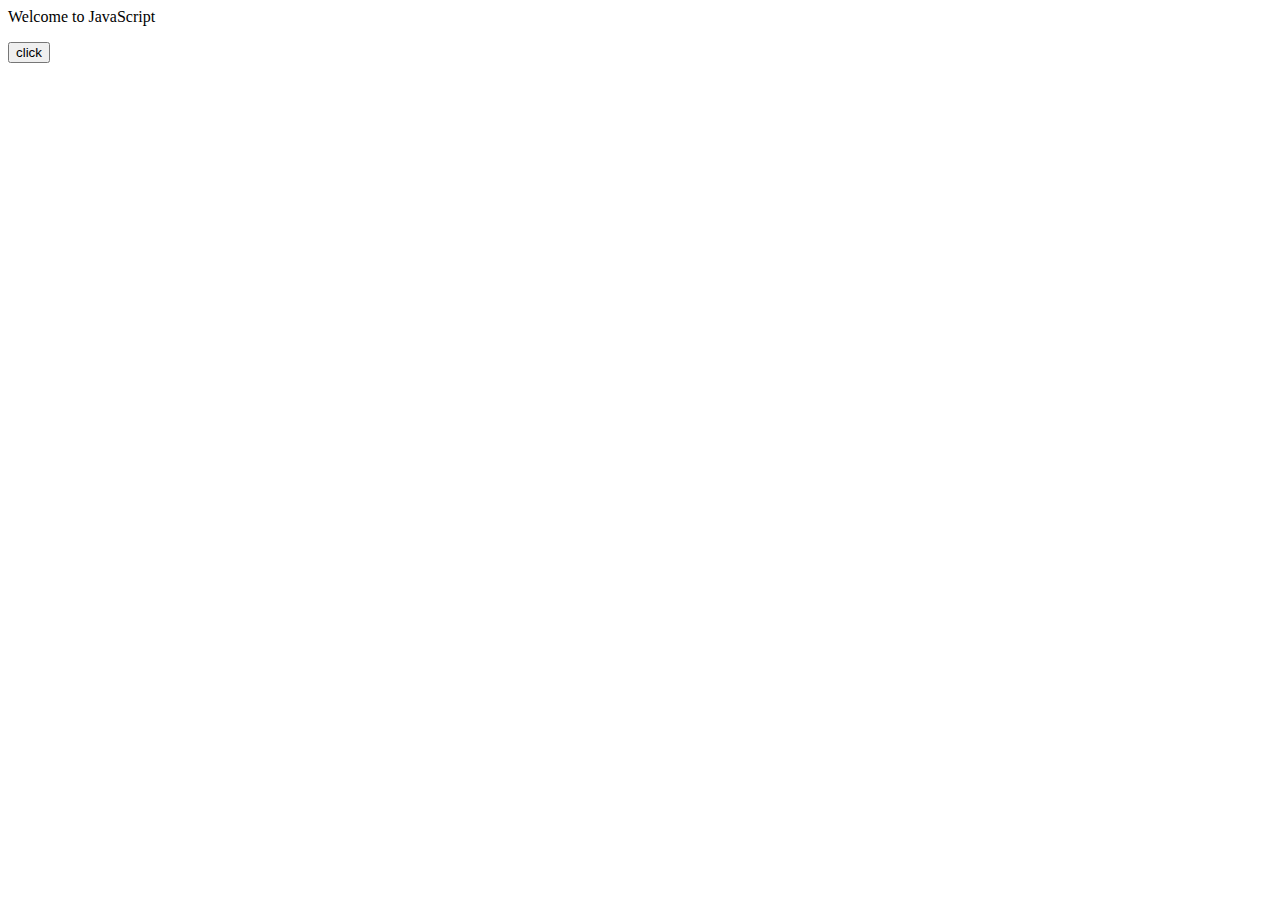
<file: git-lab-remote/index.html>
<html>  
<head>  
<script type="text/javascript" src="message.js"></script>  
</head>  
<body>  
<p>Welcome to JavaScript</p>  
<form>  
<input type="button" value="click" onclick="msg()"/>  
</form>  
</body>  
</html>
</file>
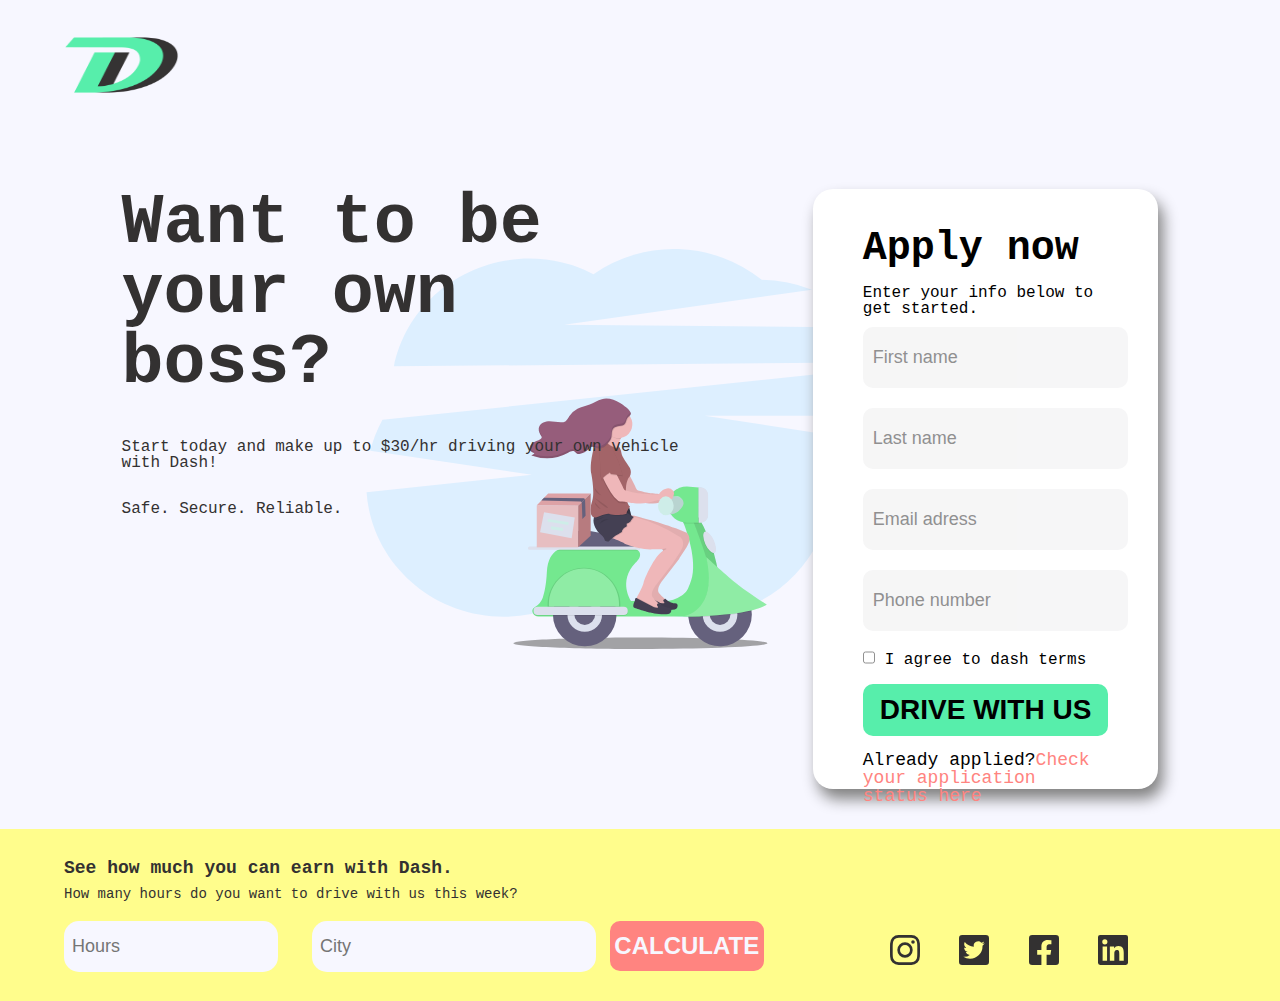
<file: Landing Page/index.html>
<!DOCTYPE html>
<html lang="en">

<head>
  <meta charset="UTF-8">
  <meta name="viewport" content="width=device-width, initial-scale=1.0">
  <title>Landing page</title>
  <link rel="stylesheet" href="style.css">
</head>
<body>
<main>
    <!-- LOGO -->
    <header class="header">
        <nav class="nav">
          <a class="nav-logo" > <img src="images/logo.png" width="115px" height="80px" srcset=""></a>
        </nav>
       
      </header>
      <section class="body">

<!-- TITLE -->
     
      <section class="info">

        <h1>Want to be your own boss?</h1>
        <div class="info_text">
<h3>Start today and make up to $30/hr driving your own vehicle with Dash!
</h3>
<h3 >Safe. Secure. Reliable. 
</h3>
</div>
      </section>
      
<!-- CONTACT FORM -->
      <section class="contact-form">
  	<form class="validate-form">
        <h2 class="contact-form-title">
            Apply now
        </h2>
        <h3>Enter your info below to get started.</h3>
<!-- INPUTS-->
        <div >
            <input class="input1"  placeholder="First name">
            <label class="label-input1" for="name">
            </label>
        </div>
        <div >
            <input class="input1"  placeholder="Last name">
            <label class="label-input1" for="name">
            </label>
        </div>

        <div class="input1" data-validate = "Valid email is required: ex@abc.xyz">
            <input class="input100"   placeholder="Email adress">
            <label class="label-input1" for="email">
            
            </label>
        </div>

        <div class="input1" data-validate = "Phone is required">
            <input class="input100"   placeholder="Phone number">
            <label class="label-input1" for="phone">
              
            </label>
        </div>
            <div class="contact1">
            <input class="checkbox1"  id="checkbox" type="checkbox" name="copy-mail">
            <label class="label-checkbox1" for="ckb1">
            I agree to dash terms
            </label>
        </div>
<!-- BUTTON_1-->
        <div class="contact1-form-btn">
            
            <button class="contact2-form-btn">
            DRIVE WITH US
            </button>
        
        </div>
        <div class="contact2-form-p">
            <p>Already applied?<span>Check your application status here</span></p>
        </div>
    </form>
    </section>
    </section>


<!-- FOOTER -->

    <footer>
       <div class="footer">

           <div class="footer_title">
        <h3>See how much you can earn with Dash.</h3>
        <p>How many hours do you want to drive with us this week?</p>
    </div>
    <!--I made it to make display:flex and put elements in left and right-->
    <div class="footer_container">
        <div class="footer_contact_form">
            
        <!--I made it to separate button from elements in mob view-->
        <div class="inputs">
        <div id="input2">
            <input class="input2"   placeholder="Hours">
            <label class="label-input1" for="name">
            </label>
        </div>
        
        <div id="input3">
            <input class="input3"  placeholder="City">
            <label class="label-input1" for="name">
            </label>
        </div>
    </div>
        <!-- BUTTON_2-->
        <button class="footer_btn">
            CALCULATE
        </button>
<!-- FOOTER ICONS-->
    </div>
        <div class="footer_icons">
            <div class="footer_icons_2">
        <div class="icons">
            <a> <img src="images/instagram.svg" width="30px" height="30px" srcset=""></a>
        </div>
        <div class="icons">
            <a class="icons" ></a> <img src="images/twitter.svg" width="30px" height="30px" srcset=""></a>
        </div>
        <div class="icons">
            <a > <img src="images/facebook.svg" width="30px" height="30px" srcset=""></a>
        </div>
        <div class="icons">
            <a > <img src="images/linkedin.svg" width="30px" height="30px" srcset=""></a>
        </div>
    </div>
    </div>
    </div>
</div>

    </footer>
</main>
</body>
</html>
</file>
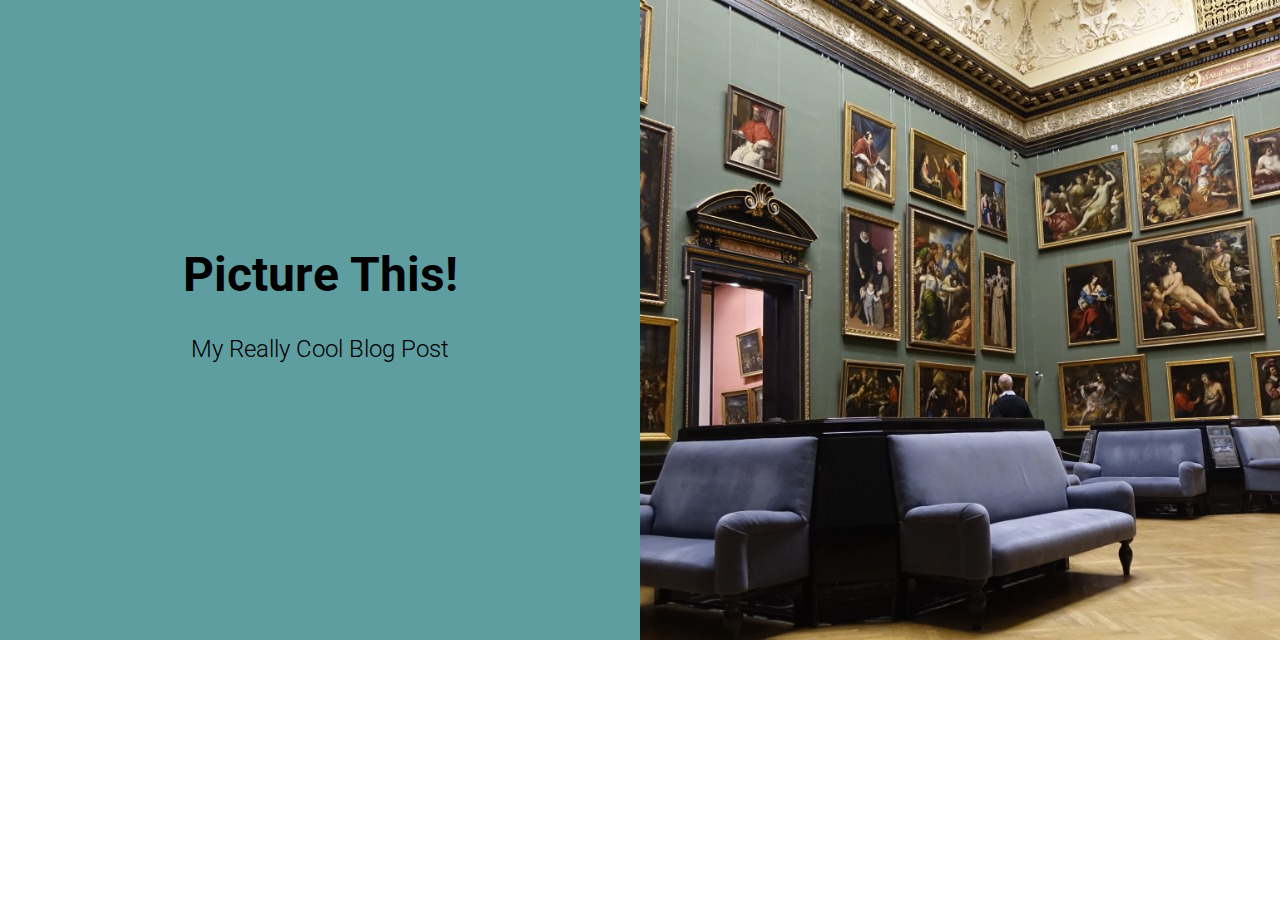
<file: picture-this/index.html>
<!DOCTYPE html>
<html lang="en">

<head>
  <meta charset="UTF-8">
  <meta name="viewport" content="width=device-width, initial-scale=1.0">
  <meta http-equiv="X-UA-Compatible" content="ie=edge">
  <title>Picture This!</title>
  <link rel="stylesheet" href="style.css">
</head>

<body>
  <header class="header">
    <div class="title">
      <h1>Picture This!</h1>
      <h4>My Really Cool Blog Post</h4>
    </div>
    <picture>
    <source srcset="images/museum-320_x_180.jpg,
    images/museum-640_x_360.jpg 2x,
    images/museum-960_x_540.jpg 3x," media="(max-width: 320px)">
    <source srcset="images/museum-480_x_269.jpg, 
    images/museum-960_x_540.jpg 2x,
    images/museum-1440_x_810.jpg 3x," media="(max-width: 480px)">
    <source srcset="images/museum-720_x_405.jpg, 
    images/museum-1440_x_810.jpg 2x,
    images/museum-2160_x_1215.jpg 3x," media="(max-width: 720px)">
    <source srcset="images/museum-960_x_540.jpg, 
    images/museum-1920_x_1080.jpg 2x,
    images/museum-2880_x_1621.jpg 3x," media="(max-width: 960px)">
    <source srcset="images/museum-800_x_800.jpg, 
    images/museum-1600_x_1600.jpg 2x,
    images/museum-2400_x_2400.jpg 3x," media="(min-width: 1600px)">
    <source srcset="images/museum-640_x_640.jpg, 
    images/museum-1280_x_1280.jpg 2x,
    images/museum-1920_x_1920.jpg 3x," media="(min-width: 1280px)">
    <source srcset="images/museum-480_x_480.jpg, 
    images/museum-960_x_960.jpg 2x,
    images/museum-1440_x_1440.jpg 3x," media="(min-width: 960px)">
   <img src="images/museum-320_x_180.jpg" alt="placeholder">
  
  </picture>
  </header>
</body>

</html>
</file>
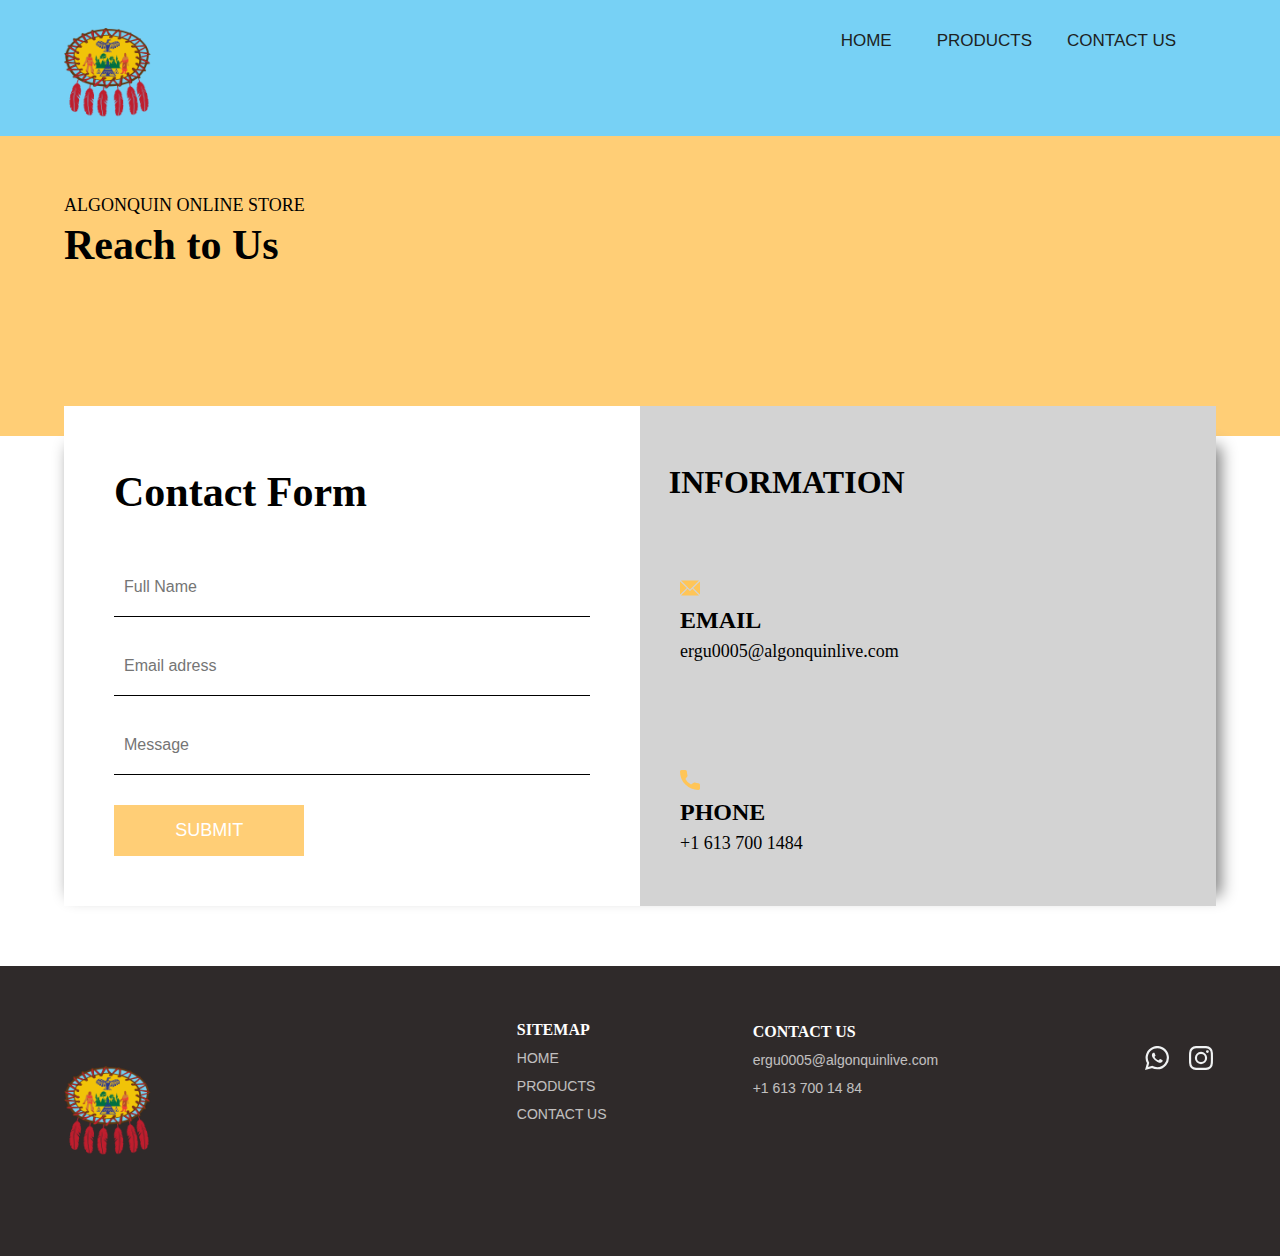
<file: Prototype/contact.html>
<html lang="en">

    <head>
        <meta charset="UTF-8">
        <meta name="viewport" content="width=device-width, initial-scale=1.0">
        <meta http-equiv="X-UA-Compatible" content="ie=edge">
        <title>ALGONQUIN ONLINE STORE</title>
        <link rel="stylesheet" href="https://fonts.googleapis.com/icon?family=Material+Icons">      
        <link rel="stylesheet" type="text/css" href="style.css">
       
       </head>


    <!-- BODY -->
    <body>
        <!-- NAVBAR -->
        <div id="navbar">
            <nav class="navbar">
               <div id="navbar_ins">
                
    
                <div id="logo"><img src="./images/logo.png" alt="Logo" width="90px" height="90px"></div>
    
                <label for="drop" class="toggle" id="burger"><i class="material-icons">menu</i></label>
                <input type="checkbox" id="drop" />
                <ul class="menu">
                    <li><a href="index.html">HOME</a></li>
                    <li>
                        <a href="about.html">PRODUCTS</a>
                    </li>
    
                   <li><a id="navbar_Mat" href="contact.html">CONTACT US</a></li>
          
                </ul>
    </div>
            </nav>
            </div>

    <!-- CONTACT BODY -->
            <section class="contact_title">

                <div class="contact_title_div">

                    <p>ALGONQUIN ONLINE STORE</p>
                     <h2>Reach to Us </h2>
                </div>
                   
</section>
 <!-- CONTACT FORM -->
<section class="contact_body">
<div class="contact-form">
    <form class="validate-form">
      <h2 class="contact-form-title">
          Contact Form
      </h2>
     
<!-- INPUTS-->
      <div >
          <input class="input1"  placeholder="Full Name">
          <label class="label-input1" for="Name">
          </label>
      </div>
      
      <div class="input1" data-validate = "Valid email is required: email@abc.com">
          <input class="input100"   placeholder="Email adress">
          <label class="label-input1" for="email">
          
          </label>
      </div>

      <div class="input1" data-validate = "Message">
          <input class="input100"   placeholder="Message">
          <label class="label-input1" for="Message">
            
          </label>
      </div>

<!-- BUTTON_1-->
      <div class="contact1-form-btn">
           <button class="contact2-form-btn">
                  SUBMIT
              </button>
          </div>
     
    </div>
    
     <!-- CONTACT INFORMATION -->
    <div class="contact_info">
       <div class="contact_info_title">
        <h2>INFORMATION</h2>
       </div>
       
        <div class="contact_info_emails">
       
       <h2>
        <img src="./images/mail.svg" alt="e-mail icon" width="20px" height="20px">
       </h2>
         <h2>
             EMAIL
         </h2>
         <p>
            ergu0005@algonquinlive.com
         </p>
</div>

<div class="contact_info_phone">
        
    <h2>
     <img src="./images/phone.svg" alt="phone image" width="20px" height="20px">
    </h2>
      <h2>
          PHONE
      </h2>
      <p>
        +1 613 700 1484
      </p>
</div>

    </div>

  </section>
  <!-- FOOTER -->
<footer class="footer" >
         
    <section id="section_3_container">
    <div class="footer__addr">
      <h1 class="footer__logo"><img src="./images/logo.png" alt="logo" width="90px" height="90px"></h1>  
      </div>
    
    <div class="footer_menu" id="footer_menu_1">
    <ul class="footer__nav">
      <li >
        <h2 class="nav__title">SITEMAP</h2>
  
        <ul class="nav__ul">
          <li>
            <a href="index.html">HOME</a>
          </li>
  
          <li>
            <a href="about.html">PRODUCTS</a>
          </li>
              
          <li>
            <a href="contact.html">CONTACT US</a>
          </li>
        </ul>
      </li>
    </div>
    
    <div class="footer_menu" id="footer_menu_2" >
<br>
        <h2 class="nav__title">CONTACT US</h2>
        
        <ul>
          <li>
            <a href="#">ergu0005@algonquinlive.com</a>
          </li>
          
          <li>
            <a href="#">+1 613 700 14 84</a>
          </li>
        </ul>
      </li>
      
          </ul>
        </div>
        <div class="social_media">
          <div class="social_media_icons">
            <img  class="social_icon"   src="./images/Whats up.svg" alt="watsup image" width="24px" height="24px">
            <img class="social_icon"  src="./images/instagram.svg" alt="instagram image" width="24px" height="24px">
          </div>
        </div>
    </section>
  </footer>

  </body>
  </html>
</file>
<file: picture-this/style.css>
@import url('https://fonts.googleapis.com/css?family=Roboto:300,700&display=swap');

html,
body {
  margin: 0;
  border: 0;
  font-family: 'Roboto', sans-serif;
}

.header {
  display: grid;
  grid-template-columns: 1fr;
  align-items: center;
  background-color: cadetblue;
}

.title {
  padding: 50px 25px;
  text-align: center;
}

h1 {
  font-size: 3rem;
  margin: 0;
}

h4 {
  font-size: 1.5rem;
  font-weight: 300;
}

img {
  display: block;
}

@media (min-width: 960px) {
  .header {
    grid-template-columns: repeat(2, 1fr);

 }
}
</file>
<file: Landing Page/style.css>
/* http://meyerweb.com/eric/tools/css/reset/ 
   v2.0 | 20110126
   License: none (public domain) */
html, body, div, span, applet, object, iframe,
h1, h2, h3, h4, h5, h6, p, blockquote, pre,
a, abbr, acronym, address, big, cite, code,
del, dfn, em, img, ins, kbd, q, s, samp,
small, strike, strong, sub, sup, tt, var,
b, u, i, center,
dl, dt, dd, ol, ul, li,
fieldset, form, label, legend,
table, caption, tbody, tfoot, thead, tr, th, td,
article, aside, canvas, details, embed, 
figure, figcaption, footer, header, hgroup, 
menu, nav, output, ruby, section, summary,
time, mark, audio, video {
	margin: 0;
	padding: 0;
	border: 0;
	font-size: 100%;
	font: inherit;
	vertical-align: baseline;
}
/* HTML5 display-role reset for older browsers */
article, aside, details, figcaption, figure, 
footer, header, hgroup, menu, nav, section {
	display: block;
}
body {
	line-height: 1;
}
ol, ul {
	list-style: none;
}
blockquote, q {
	quotes: none;
}
blockquote:before, blockquote:after,
q:before, q:after {
	content: '';
	content: none;
}
table {
	border-collapse: collapse;
	border-spacing: 0;
}
/* HTML*/
html{
    max-width: 100%;
    font-family:Montserrat,monospace;
    background-color: #F7F7FF ;
}

h1{
    font-size: 70px;
    font-weight: bold;
}

h2{
    font-size:30px;
}

h3{
    font-size:22px ;
}

p{
    font-size:18px;
}

main{
    
    
    margin-top:25px ;
   
}
/*I set max-width to make visual container*/
section{
    max-width:90%; 
    margin:0 auto;
}
/* I set max-width to make visual container*/
header{
    max-width:90%; 
    margin:0 auto;
}
/* I made display:flex to put elements into necessary locations*/
.body{
    display:flex;
    background-image: url(images/scooter.svg);
    background-repeat: no-repeat, repeat;
    background-size: 800px 400px;
    height:680px ;
    background-position:center;
}
/* INFO*/
.info{
    margin-top:80px ;
    float: left;
    width:50%;
    color: #333131;
    z-index:auto;
}

.info_text{
    margin-top:40px;
    font-weight:normal;
}

.info_text h3:nth-child(2){
    margin-top:30px;
}
/* CONTACT FORM*/
.contact-form{
    margin: 0 auto;
    margin-top: 80px;
float: right;
width:  30%; 
background-color: #FFF;
height:600px;
border-radius:20px ;
box-shadow: 5px 10px 15px gray;

}

.contact-form h2{
   font-size:40px;
   font-weight: bold;
   margin-bottom:16px ;
}

.validate-form{
    margin:20px 30px;
    padding:20px 20px;
}

input {
    width:100% ;
    border:none;
    border-radius:10px ;
    margin:10px 0px;
    padding:20px 10px ;
    background-color:#F4F4F5 ;
    font-size:18px;
    opacity:80%;
    box-shadow: #333131 5 10 15;
    stroke-width: 2px;
}

#checkbox{
    padding:5px ;
    width:5%;
    border:2px solid black;
}
.contact-one{
    font-size:1px;
    font-weight: 400;
}

.contact-form button{
   margin-top:10px;
   padding:10px; 
   width:100% ;
   font-size:28px;
   font-weight:bold ;
   border:none;
   border-radius:10px ;
   background-color:#57EEAB;
   
}

.contact2-form-p{
    font-size: 15px;
    font-weight:100;
    margin-top:15px;
}

.contact2-form-p span{
    color:#FF8480;
}
/* FOOTER*/
footer{
    margin-top:40px ;
 
    background-color: #FFFD8C;
    width: 100%;
}

.footer{
    padding:20px 0px ;
    max-width:90%;
    margin:0 auto ;
}
/*I made it to make display:flex and put elements in left and right*/
.footer_container{
    display:flex;
    
}

.footer_contact_form{
    float: left;
    width:100%;
}


footer h3{
    font-size:18px ;
    font-weight:bold ;
    margin-top:10px ;
    color: #333131;

}
footer p{
    font-size: 14px ;
    font-weight:normal;
    margin-top:10px ;
    color: #333131;
}

.footer_contact_form{
    display: flex;
    margin-top:10px ;
}
/*I made it to separate button from elements in mob view*/
.inputs{
    display: flex;
}

.input2{
    float: left;
    width:80%;
    padding:15px 8px; 
    background-color: #F7F7FF;
    opacity: 100%;
    border-radius:15px;
}

.input3{
    float: left;
    width:90%;
    padding:15px 8px; 
    background-color: #F7F7FF;
    opacity: 100%;
    border-radius:15px;
    margin-right:50px  ;
}
/*BUTTON*/
.footer_btn{
  width:20%;
  padding:0px 0px;
  font-size:24px;
  font-weight: bold;
  background-color:#FF8480;
  color: #F7F7FF;
  border: none;
  border-radius:10px ;
  height:50px ;
  margin:10px 0px ;
}

.footer_icons{
    width:50%; 
    display: flex;
    
}
.footer_icons_2{
    
    margin: 0 auto;
    float: right;
}
.icons{
    margin-right:30px;
    display: inline-block;
    height:30px;
    width:30px;
}


/*I made this additional view ,because my elements started to 
bump into each other so I decreased size of h3 to give more space to my elements in the contact form*/
@media screen and (max-width: 1591px){
    h3{
        font-size:16px ;
    }
}
/*2 view Laptop*/
@media screen and (max-width: 1143px){
    /*I have changed display options to make elements go after each other*/
    .body{
        display:block;
        background-position:200px 300px;
        background-size: 420px 307px;
        height:1300px;
    }
    /*I also removed the float*/
    .info{
        float: none;
        width: 80%;
    }
    .contact-form{
        margin-top:300px ;
        float: none;
        width:80%;
        
    }
 /*I have changed display options to make elements go after each other*/
    .footer_container{
        display:block;
    }
 /*I have increased the button since it is bigger in this view*/
    .footer_btn{
        width:40%;
    }
    .footer_icons_2{
        float: none;
    }
    /*I have aligned the icons*/
    .footer_icons{
        width:50%; 
        margin: 0 auto;
        
    }

}
 /*Mobile view*/
@media screen and (max-width:560px){
     /*Different picture size*/
.body{
    background-position:100px 300px;
    background-size: 300px 520px;
    height:1350px ;
}
.footer_contact_form{
display: block;
}
/*I have increased the button since it is bigger in this view*/
.footer_btn{
    width:100%;
}
/*I have changed the display option for separate button from the inputs*/
.inputs{
    display: flex;
}
#input2{
    float: left;
    width:30% ;
   }
#input3{
    float: right;
    width:70%;
}
/*I have changed the width of icons to make them more suitable for this view*/
.footer_icons{
    width:60%; 
    margin: 0 auto;}
}
</file>
<file: Prototype/style.css>
/* http://meyerweb.com/eric/tools/css/reset/ 
   v2.0 | 20110126
   License: none (public domain)
*/

html, body, div, span, applet, object, iframe,
h1, h2, h3, h4, h5, h6, p, blockquote, pre,
a, abbr, acronym, address, big, cite, code,
del, dfn, em, img, ins, kbd, q, s, samp,
small, strike, strong, sub, sup, tt, var,
b, u, i, center,
dl, dt, dd, ol, ul, li,
fieldset, form, label, legend,
table, caption, tbody, tfoot, thead, tr, th, td,
article, aside, canvas, details, embed, 
figure, figcaption, footer, header, hgroup, 
menu, nav, output, ruby, section, summary,
time, mark, audio, video {
	margin: 0;
	padding: 0;
	border: 0;
	font-size: 100%;
	font: inherit;
	vertical-align: baseline;
}
/* HTML5 display-role reset for older browsers */
article, aside, details, figcaption, figure, 
footer, header, hgroup, menu, nav, section {
	display: block;
}
body {
	line-height: 1;
}
ol, ul {
	list-style: none;
}
blockquote, q {
	quotes: none;
}
blockquote:before, blockquote:after,
q:before, q:after {
	content: '';
	content: none;
}
table {
	border-collapse: collapse;
	border-spacing: 0;
}

/* HTML Basic settings */
html{
    font-size: 18px;
    font-family: Poppins,sans-serif;
    color:black;
}

h1{
    font-size: 70px;
    font-weight: normal;
    font-family: Eina01-Bold,Poppins;
}

h2{
    font-size: 32px;
    font-weight: bold;
    font-family: Eina01-Bold,Poppins;
}
p{
    font-size: 18px;
    font-weight: normal;
    font-family: Eina01-Bold,Poppins;
}

/* Main navigation */
.navbar {
    padding-top:1em;
    padding-bottom:1em;
    max-width: 100%;
    background-color: #77d1f5;

}

#navbar_ins{
    max-width:90%; 
    margin: 0 auto;
}
#navbar_Mat{
    margin-left:-10px;
    margin-right:20px; 
}


p {
    text-align: center;
}

/* Burger menu button */
.toggle,
[id^=drop] {
    display: none;
}

/* Logo */
#logo {
    display: block;
    padding: 0px;
    float: left;
    font-size: 20px;
    line-height: 60px;
    margin-top: 10px;
   
}

/* Since we'll have the "ul li" "float:left"
 * we need to add a clear after the container. */

nav:after {
    content: "";
    display: table;
    clear: both;
}

/* Removing padding, margin and "list-style" from the "ul",
 * and adding "position:reltive" */
nav ul {
    float: right;
    padding: 0;
    margin: 0;
    list-style: none;
    position: relative;
}

/* Positioning the navigation items inline */
nav ul li {
    margin: 0px;
    display: inline-block;
    float:none;
    background-color: #77d1f5;
}

/* Styling the links */
nav a {
    display: block;
    padding: 14px 20px;
    color: #1D2222;
    font-size: 17px;
    text-decoration: none;
}


nav ul li ul li:hover {
    text-decoration: underline;
}

/* Background color change on Hover */
nav a:hover {
    text-decoration: underline;
}

/* Hide Dropdowns by Default
 * and giving it a position of absolute */
nav ul ul {
    display: none;
    position: absolute;
    /* has to be the same number as the "line-height" of "nav a" */
    top: 60px;
  
}

/* Display Dropdowns on Hover */
nav ul li:hover > ul {
    display: inherit;
}

/* Fisrt Tier Dropdown */
nav ul ul li {
    width: 170px;
    float: none;
    display: list-item;
    position: relative;
    background-color: #FDEFEF;
   
}

/* Second, Third and more Tiers	
 * We move the 2nd and 3rd etc tier dropdowns to the left
 * by the amount of the width of the first tier.
*/
nav ul ul ul li {
    position: relative;
    top: -60px;
    /* has to be the same number as the "width" of "nav ul ul li" */
    left: 170px;

}

/* Change ' +' in order to change the Dropdown symbol */
li > a:after {
    content: ' ';
}

li > a:only-child:after {
    content: '';
}

/* First section*/
#section_1{
display: flex;
margin: 0 auto;
max-width: 90%;

}

/* First section header*/

#section_1_h{
    float: left;
    padding:330px 0px ;
    animation-name: header_1;
    animation-duration: 2s;
}
/* first animation*/
@keyframes header_1 {
    from {
      opacity: 0;
      transform: translate3d(-100%, 0, 0);
    }
  
    to {
      opacity: 1;
      transform: translate3d(0, 0, 0);
    }
  }

 #section_1_h h1{
    margin-bottom:20px;   
}

#section_1_h p{
    font-weight: 400;
    margin-bottom:40px;
    text-align: left; 
}

#section_1_image{
    float:right;
    margin-left:320px ;
    padding:150px 0px ;
    animation-name: image_1;
    animation-duration: 2s;
   
}
/* Second animation*/
@keyframes image_1 {
    from {
      opacity: 0;
      transform: translate3d(100%, 0, 0);
    }
  
    to {
      opacity: 1;
      transform: translate3d(0, 0, 0);
    }
  }
/* Button */
.button {
    background-color: #bf202f;
    border:none;
    padding: 18px 30px;
    text-align: center;
    text-decoration: none;
    display:inline-block;
    font-size: 18px;
    margin: 4px 2px;
    cursor: pointer;
  }

  .button:hover{
      background-color: #c7a100;
  }
/* Second section*/
  .section_2{
      max-width: 90%;
      margin: 0 auto;

  }
/* Second header*/
  .section_2 h2{
   font-weight: 400;
   margin-bottom: 10px;

}

  #section_2_container{
    display:flex; 
    justify-content: space-between; 
  }

  .section_2_block{
      float: left;
     
  }

  .block_img:hover{
    box-shadow: 5px 10px 18px #9e9e9e6b;
    

   }

   .title_div{
      display: flex;
  }
  /* second section*/
  .section_2_title{
      float: left;
      margin-top: 30px;
      font-weight: bold;
      color: #FFCE76;
  }
  .section_price{
      float:right;
      margin-left: 165px;
      margin-top: 30px;
  }

  .block_des p{
      text-align: left;
      margin-top:15px;
  }

  .block_des p:nth-child(2){
      opacity: 70%;
  }
/* Footer*/
  .footer{
   background-color: #2F2A2A;
   margin-top: 80px;

  }
/* Third section(Footer)*/
  #section_3_container{
      display: flex;
      max-width: 90%;
      margin:0 auto;
  }

  .footer__addr{
      float: left;
      padding: 100px  0px ;
      width: 50%;
  }

  .nav__title{
      font-size:16px;
      color: #fff;
  }
/* Footer navigation menu*/
  .footer_menu{
      margin:40px 0px;
      width:15% ;
      
   }

  #footer_menu_1{
      margin-top:46px;
  }

  #footer_menu_1 ul li{
    margin-top:10px;

}

  #footer_menu_2{
      margin-left:100px;
  }

  #footer_menu_2 ul li{
      margin-top:10px;

  }

  footer li a{
      color: #fff;
      text-decoration: none;
      opacity: 70%;
      font-size:14px;
  }
/* Social media icons*/
  .social_media{
      display: flex;
      width: 10%;
      margin-left:200px ;
      
  }

  .social_icon{
      float: left;
      margin-left:20px  ;
      padding:80px 0px ;
  }

  /* ABOUT PAGE */

   /* about 1 section */
  .about_section_1{
    height: 900px;
  }

  .about_section_div{
      max-width:90%;
      margin: 0 auto;
      padding: 100px 0px;
  }

  .about_section_div p{
    text-align: left;
    font-size:16px ;
    margin-bottom: 15px;
    animation:header_2;
    animation-duration: 2s;
}

  .about_section_div h2{
      text-align: left;
      font-size: 48px;
      animation:header_2;
      animation-duration: 2s;
  }
 /* about 1 section animation of header */
  @keyframes header_2 {
    from {
      opacity: 0;
      transform: translate3d(-100%, 0, 0);
    }
  
    to {
      opacity: 1;
      transform: translate3d(0, 0, 0);
    }
  }

/* about 2 section blocks */
  #about_section_2_block{
      float: left;
  }
  /* about 2 section container */
  #about_category{
      width:90% ;
      margin: 0 auto;
      display: flex;
      justify-content: space-between;
      animation:category;
      animation-duration: 1s;
      
  }
  /* about 2 section blocks animation */
  @keyframes category {
    from {
      opacity: 0;
      transform: translate3d(0, 100%, 0);
    }
  
    to {
      opacity: 1;
      transform: translate3d(0, 0, 0);
    }
  }
  .about_button_div{
      display: flex;
  }

  .block_des{
      float: left;
      width: 50%;
  }
  
    #button {
    background-color: #c7a100;
    border: none;
    color: #FFF;
    padding: 18px 32px;
    text-align: center;
    text-decoration: none;
    display: inline-block;
    font-size: 18px;
    margin: 10px 4px;
    cursor: pointer;
  }

  .contact_title{
      
      height:300px ;
      background-color:#FFCE76 ;
  }
  
  .contact_title_div{
    padding: 60px 0px;
    max-width: 90%;
    margin: 0 auto;
  }

  .contact_title p {
     text-align: left;
     color:black;
   
  }

  .contact_title h2 {
     font-size: 42px;
     margin-top: 10px;
     color:black;
      
 }

 .contact_body{
     display: flex;
     height:450px ;
     max-width: 90%;
     margin: 0 auto;
     box-shadow: 5px 10px 15px gray;
 }

 .contact-form{
  
margin-top: -30px;
float: left;
width:  50%; 
background-color: #FFF;
height:500px;


}

.contact-form h2{
   font-size:42px;
   font-weight: bold;
   margin-bottom:35px ;
   margin-top:25px;
}

.validate-form{
    margin:20px 30px;
    padding:20px 20px;
}

input {
    width:100% ;
    border-bottom: 1px solid black;
    border-top: none;
    border-left: none;
    border-right: none;
    margin:10px 0px;
    padding:20px 10px ;
    font-size:16px;
}

/* CONTACT PAGE */

.contact-form button{
   margin-top:20px;
   padding:15px; 
   width:40% ;
   font-size:18px;
   font-weight:regular ;
   border:none;
   color: #fff;
   background-color:#FFCE76;
}
/* contact page information */
.contact_info{
    margin-top: -30px;
    float: left;
    width: 50%;
    background-color:#D3D3D3;
    height: 500px;
  
}

.contact_info_title{
    margin: 0 auto;
    max-width: 90%;
    margin-top: 60px;
}

.contact_info_emails{
    text-align: left;
    padding:80px 40px ;
}

.contact_info_emails h2:nth-child(2){
   font-size: 24px;
   margin-top: 10px;
}

.contact_info_phone{
    text-align: left;
    padding:30px 40px ;
  
}

.contact_info_emails p{
    text-align: left;
    margin-top: 10px;
}

.contact_info_phone p{
    text-align: left;
    margin-top: 10px;
}

.contact_info_phone h2:nth-child(2){
    font-size: 24px;
    margin-top: 10px;
 }
/* First breakpoint */
 @media all and (max-width : 1255px){

      
    #section_1_image {
        margin-left:150px;
    }

    #section_1_h h1{
        font-size:61.04px;   
    }
   /* I did remove one block from product category */
    #section_2_block{
        display: none;
    } 
    
    .social_media_icons{
        display: flex;
       }
/* I did remove one block from product category in about page */
       #about_section_2_block{
           display: none;
       }
}
/* Second breakpoint breakpoint */
@media all and (max-width : 965px){
   
    
    #header_img{
      width:319px;
      height:314.77px ;
    }
    #section_1_image {
     width: 50%;
     
     margin-left:0px;
    }
    #section_1_image {
        
        padding: 300px 0px;
    }

    .block_img{
        width: 100%;
        height: 516px; 
    }
    
    .section_2_block{
     
        width: 45%;
    }
    .section_2_title p{
        text-align:left;
    }

    .section_2_title{
        width: 75%;
    }

    .section_price{
        margin-left:0px;
        width:30%;
        float: left;
        
    }

    .section_price p{
        text-align: right;
    }

    .contact-form button {
        width: 100%;
    }

    .contact_body {
    height:500px;
    }

    .contact_info {
       
        height: 530px;
    }

}
/* Mobile view */
@media all and (max-width:500px){
    .navbar {
        max-width: 100%;
        margin: 0 auto
    }
    
    #navbar_Mat{
    margin-left:0px;
    margin-right:0px; 
}
    #navbar_ins{
    max-width:100%; 

}

    #logo {
        display: block;
        padding: 0;
        width: 35%;
        text-align: left;
        float: left;
        margin-top: 10px;
        margin-left:20px; 
    }

    nav {
        margin: 0;
    }

    /* Hide the navigation menu by default */
    /* Also hide the  */
    .toggle + a,
    .menu {
        display: none;
        text-align: center;
        width: 100%;
    }

    /* Stylinf the toggle lable */
    .toggle {
        display: block;
        background-color: #FFF;
        padding: 14px 20px;
        color: #2F2A2A;
        font-size: 17px;
        text-decoration: none;
        border: none;
    }

   /* Display Dropdown when clicked on Parent Lable */
    [id^=drop]:checked + ul {
        display: block;

    }
    #burger {
        float: right;
        margin-top: 2px;
        background-color: #77d1f5;
    }

    /* Change menu item's width to 100% */
    nav ul li {
        display:inline-block;
        width: 100%;
        background-color: #77d1f5;
       
    }

    nav a:hover,
    nav ul ul ul a {
        text-decoration:underline overline;
  
    }

    /* Hide menus on hover */
    nav ul ul li:hover > ul,
    nav ul li:hover > ul {
        display: none;
    }

    /* Fisrt Tier Dropdown */
    nav ul ul li {
        display: block;
        width: 100%;
    }

    nav ul ul ul li {
        position: static;
        /* has to be the same number as the "width" of "nav ul ul li" */
    }
    
    #cover{
        display: none;
    }

    #section_1{
        display: block;
        }

        #section_1_h {
            float: left;
            padding: 290px 0px;
        }

    #section_1_image{
            display:none;
        }
           
        #section_2_container {
            height: 1400px;
        }
        .section_2_block {
          
            width: 100%;
        }
     
        .title_div{
            width: 83%;
            margin:0 auto;
        }

            .block_img{
            margin-top:20px;
        }
                
        #section_3_container {
            display: block;
            max-width: 90%;
            margin: 0 auto;
        }

        .footer__addr {
            margin:0 auto;
            padding: 100px 0px;
            width: 100%;
            text-align: center;
        }

        .footer__logo img{
           width:70px;
           height:70px ;
        }

        .footer_menu{
            text-align: center;
            width: 100%
        }

        .nav__title {
            font-size: 20px;
            color: #fff;
        }

        #footer_menu_1{
            margin-top: 0px;
           
        }

        .footer__nav{
            margin: 0 auto;
        }

        .social_media {
            display: flex;
            width: 100%;
            margin-left: 0px;
            margin:0 auto;
            }

            #footer_menu_2 {
                margin-left: 0px;
            }

            .social_media_icons{
             margin:0 auto;
             display: flex;
            }

            #section_2_container {
                display: block;
                justify-content: space-between;
            }

            .about_section_1{
                height: 1800px;
            }

            #about_category{
                display: block;
            }

            .section_2_block{
                margin-top: 80px;
            }

            .about_button_div{
                display: flex;
                max-width: 83%;
                margin: 0 auto;
            }

            .contact_body{
                display: block;
                height:970px ;
            }
            .contact-form {
                width: 100%;
            }

            .contact_info {
              width: 100%;
              text-align: center;
        }
    }
</file>
